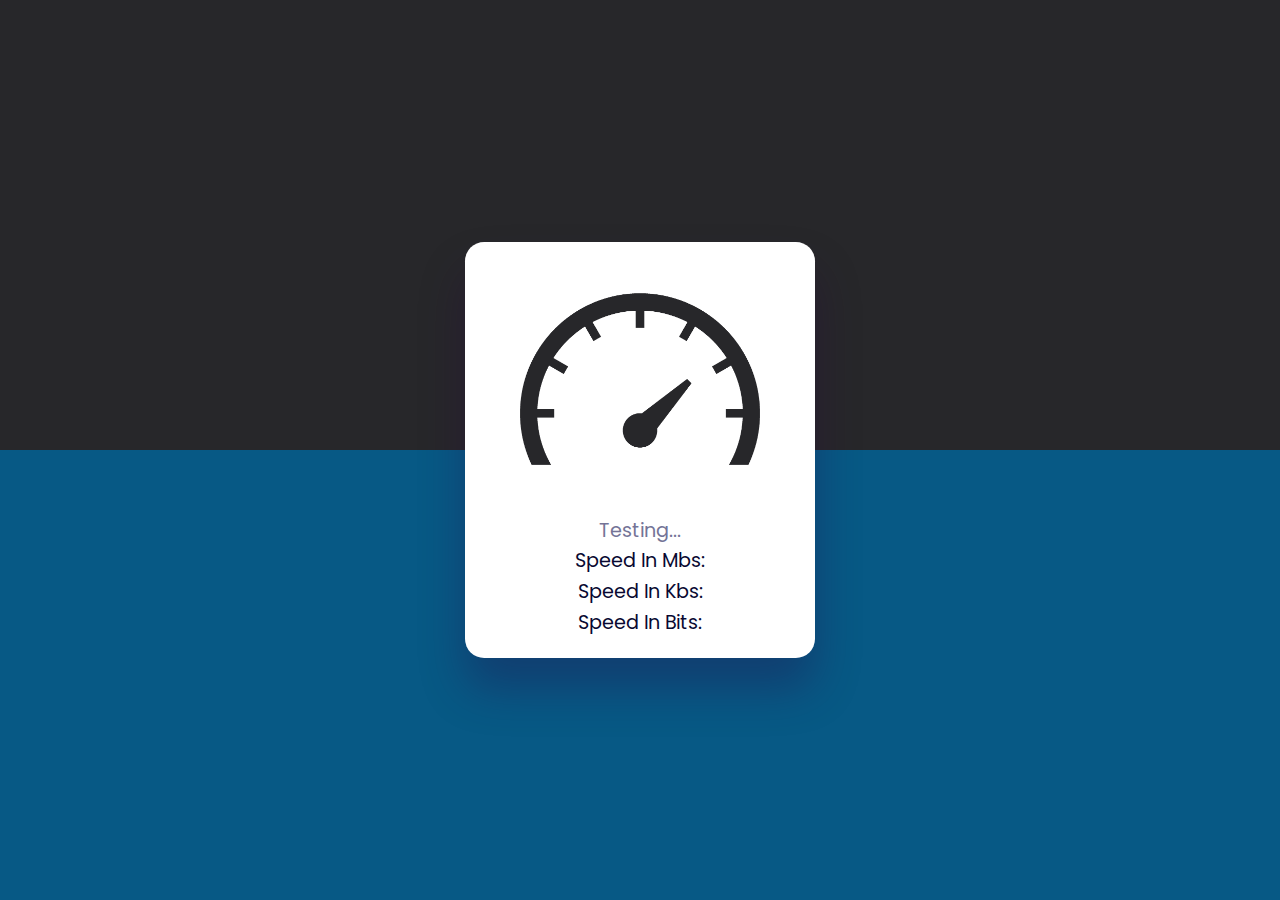
<file: Internet Speed Test in JavaScript/index.html>
<!DOCTYPE html>
<html lang="en">
<head>
    <meta charset="UTF-8">
    <meta name="viewport" content="width=device-width, initial-scale=1.0">
    <link rel="stylesheet" href="style.css">
    <title>Detect Internet Speed | AsmrProg</title>
</head>
<body>
    
    <div class="container">
        <img src="speedometer.png">
        <p id="info"><span>...</span></p>
        <p id="mbs"><span>Speed In Mbs: </span></p>
        <p id="kbs"><span>Speed In Kbs: </span></p>
        <p id="bits"><span>Speed In Bits: </span></p>
    </div>

    <script src="index.js"></script>
</body>
</html>
</file>
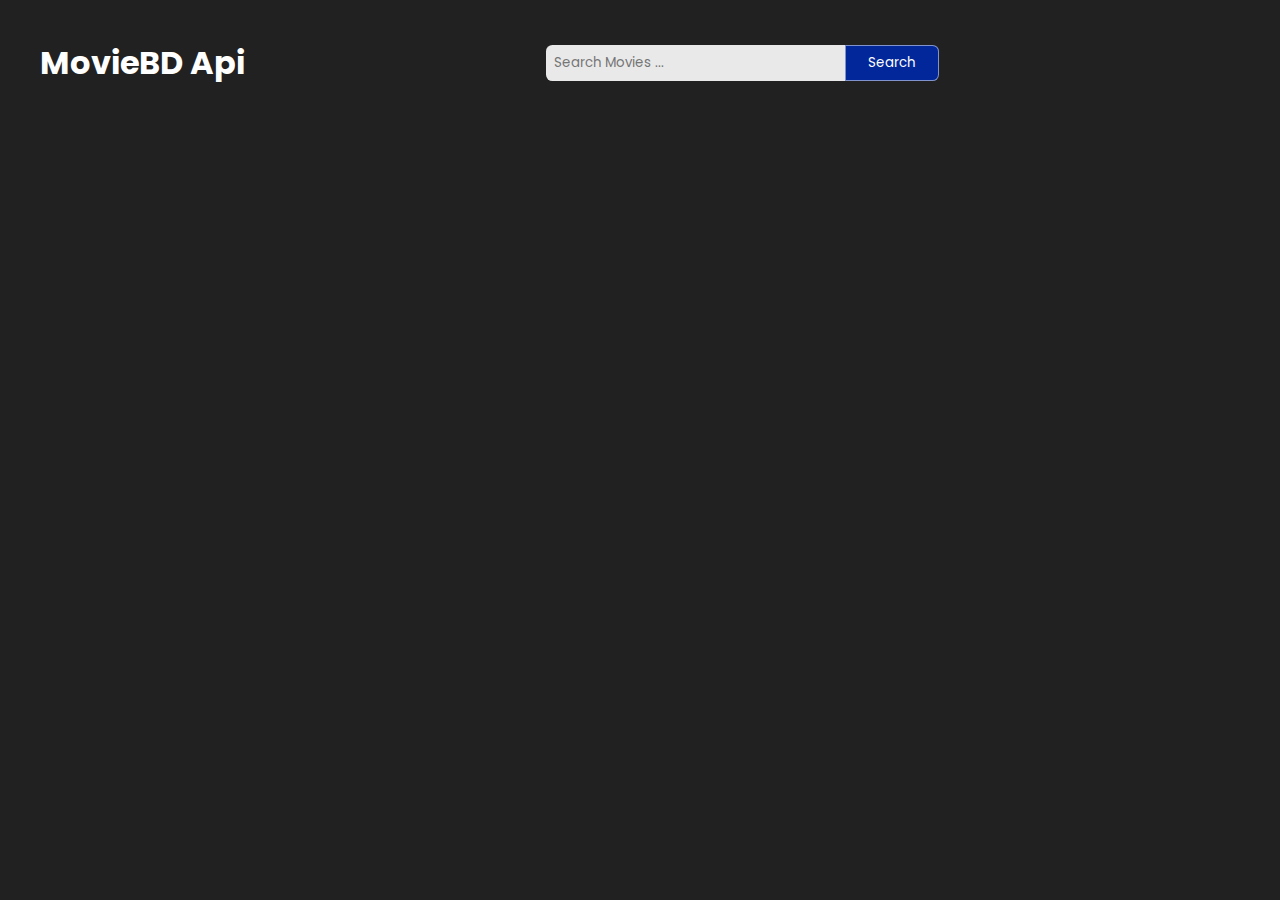
<file: Movie App Coding/index.html>
<!DOCTYPE html>
<html lang="en">
<head>
    <meta charset="UTF-8">
    <meta name="viewport" content="width=device-width, initial-scale=1.0">
    <link rel="stylesheet" href="style.css">
    <title>Movie App | AsmrProg</title>
</head>
<body>
    
    <div class="container">
        <div class="search-box">
            <a href="#">
                <h1>MovieBD Api</h1>
            </a>
            <form id="search-form">
                <input type="text" id="search-input"  placeholder="Search Movies ...">
                <button class="search-btn" type="submit">Search</button>
            </form>

            <div id="result"></div>
        </div>
    </div>

    <script src="index.js"></script>
</body>
</html>
</file>
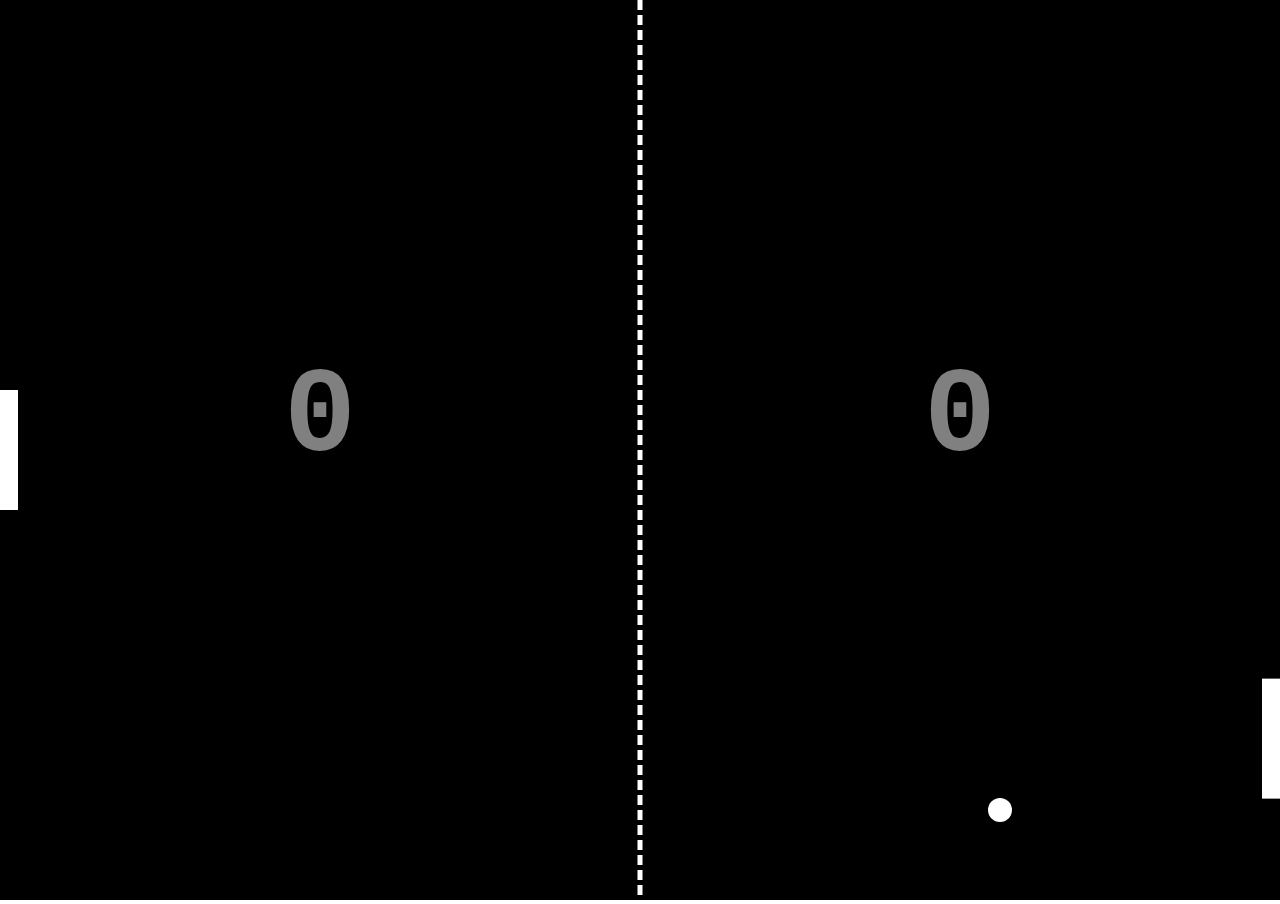
<file: Pong Game in JavaScript/index.html>
<!DOCTYPE html>
<html lang="en">
<head>
    <meta charset="UTF-8">
    <meta name="viewport" content="width=device-width, initial-scale=1.0">
    <link rel="stylesheet" href="style.css">
    <title>Pong Game | Midou</title>
</head>
<body>
    
    <canvas id="game"></canvas>

    <script src="index.js"></script>
</body>
</html>
</file>
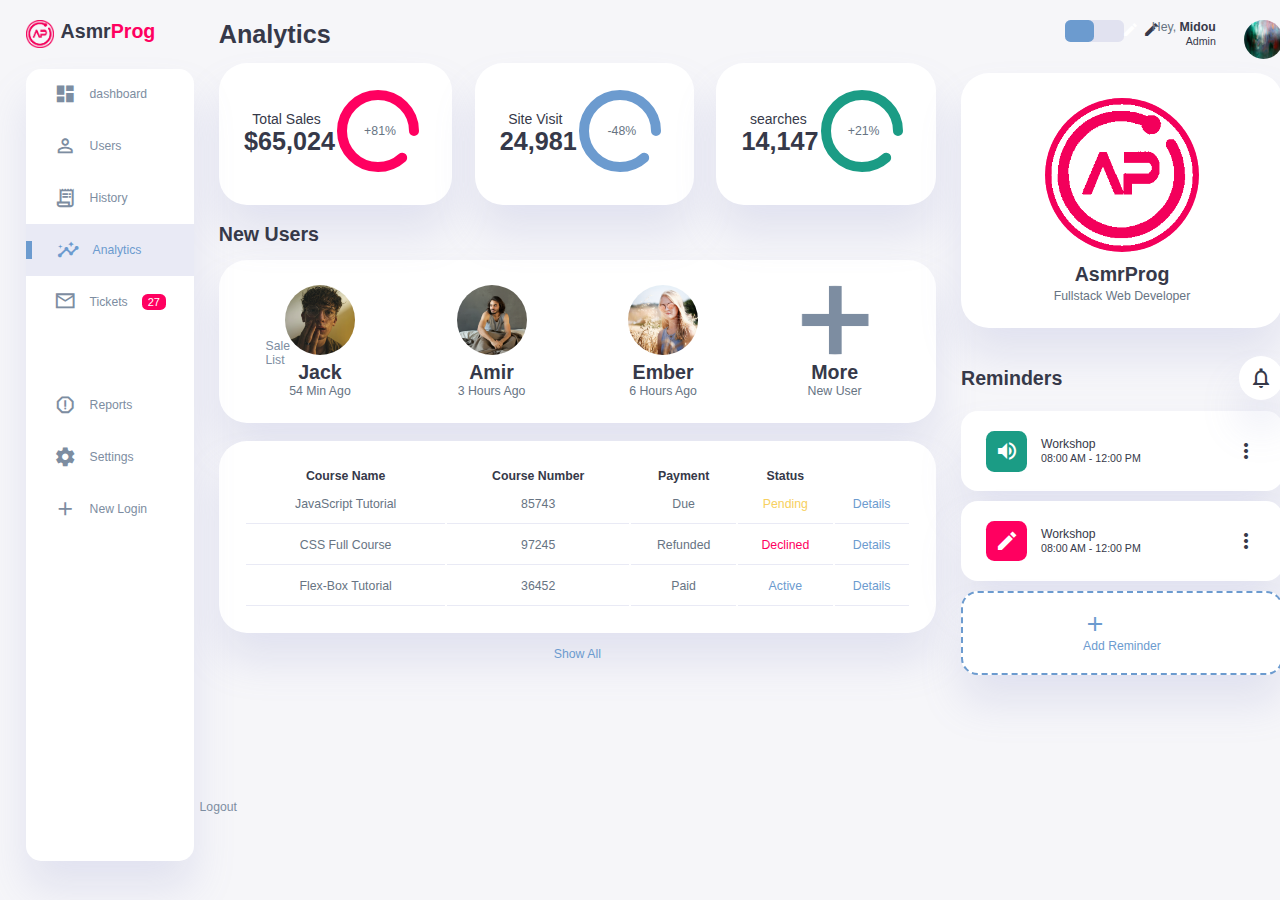
<file: Responsive Admin Dashboard with Light & Dark Mode/index.html>
<!DOCTYPE html>
<html lang="en">
<head>
    <meta charset="UTF-8">
    <meta name="viewport" content="width=device-width, initial-scale=1.0">
    <link href="https://fonts.googleapis.com/icon?family=Material+Icons+Sharp" rel="stylesheet">
    <link rel="stylesheet" href="style.css">
    <title>Responsive Daboard Design #1 | AsmrProg</title>
</head>
<body>

    <div class="container">
        <!--Slidebar Section-->
        <aside>
            <div class="toggle">
                <div class="logo">
                    <img src="images/logo.png">
                    <h2>Asmr<span class="danger">Prog</span></h2>
                </div>
                <div class="close" id="close-btn">
                    <span class="material-icons-sharp">
                        close
                    </span>
                </div>             
            </div>

            <div class="sidebar">
                <a href="#">
                    <span class="material-icons-sharp">
                        dashboard
                    </span>
                    <h3>dashboard</h3>
                </a>
                <a href="#" class="">
                    <span class="material-icons-sharp">
                        person_outline
                    </span>
                    <h3>Users</h3>
                </a>
                <a href="#" class="">
                    <span class="material-icons-sharp">
                        receipt_long
                    </span>
                    <h3>History</h3>
                </a>
                <a href="#" class="active">
                    <span class="material-icons-sharp">
                        insights
                    </span>
                    <h3>Analytics</h3>
                </a>
                <a href="#">
                    <span class="material-icons-sharp">
                        mail_outline
                    </span>
                    <h3>Tickets</h3>
                    <span class="message-count">27</span>
                </a>
                <a href="#">
                    <span class="material-icons-sharp">
                        inventory
                    </span>
                    <h3>Sale List</h3>
                </a>
                <a href="#">
                    <span class="material-icons-sharp">
                        report_gmailerrorred
                    </span>
                    <h3>Reports</h3>
                </a>
                <a href="#">
                    <span class="material-icons-sharp">
                        settings
                    </span>
                    <h3>Settings</h3>
                </a>
                <a href="#">
                    <span class="material-icons-sharp">
                        add
                    </span>
                    <h3>New Login</h3>
                </a>
                <a href="#">
                    <span class="material-icons-sharp">
                        logout
                    </span>
                    <h3>Logout</h3>
                </a>
            </div>
        </aside>
        <!--End of Sidebar Section-->



        <!-- Main Content-->
        <main>
            <h1>Analytics</h1>
            <!-- Analyses-->
            <div class="analyse">
                <div class="sales">
                    <div class="status">
                        <div class="info">
                            <h3>Total Sales</h3>
                            <h1>$65,024</h1>
                        </div>
                        <div class="progresss">
                             <svg>
                                <circle cx="38" cy="38" r="36"></circle>
                             </svg>
                             <div class="percentage">
                                <p>+81%</p>
                             </div>
                        </div>
                    </div>
                </div>
                <div class="visits">
                    <div class="status">
                        <div class="info">
                            <h3>Site Visit</h3>
                            <h1>24,981</h1>
                        </div>
                        <div class="progresss">
                             <svg>
                                <circle cx="38" cy="38" r="36"></circle>
                             </svg>
                             <div class="percentage">
                                <p>-48%</p>
                             </div>
                        </div>
                    </div>
                </div>
                <div class="searches">
                    <div class="status">
                        <div class="info">
                            <h3>searches</h3>
                            <h1>14,147</h1>
                        </div>
                        <div class="progresss">
                             <svg>
                                <circle cx="38" cy="38" r="36"></circle>
                             </svg>
                             <div class="percentage">
                                <p>+21%</p>
                             </div>
                        </div>
                    </div>
                </div>
            </div>
            <!-- End of Analyses -->

            <!-- New User Section -->
            <div class="new-users">
                <h2>New Users</h2>
                <div class="user-list">
                    <div class="user">
                        <img src="images/profile-2.jpg">
                        <h2>Jack</h2>
                        <p>54 Min Ago</p>
                    </div>
                    <div class="user">
                        <img src="images/profile-3.jpg">
                        <h2>Amir</h2>
                        <p>3 Hours Ago</p>
                    </div>
                    <div class="user">
                        <img src="images/profile-4.jpg">
                        <h2>Ember</h2>
                        <p>6 Hours Ago</p>
                    </div>
                    <div class="user">
                        <img src="images/plus.png">
                        <h2>More</h2>
                        <p>New User</p>
                    </div>
                </div>
            </div>
            <!-- End Of New User Section-->

            <!-- Recent Orders Table -->
            <div class="recent-orders">
                <table>
                    <thead>
                        <tr>
                            <th>Course Name</th>
                            <th>Course Number</th>
                            <th>Payment</th>
                            <th>Status</th>
                            <th></th>
                        </tr>
                    </thead>
                    <tbody></tbody>
                </table>
                <a href="#">Show All</a>
            </div>
            <!-- End of Recent Orders -->

        </main>
        <!-- End of Main Content-->

        <!-- Right Section -->
        <div class="right-section">
            <div class="nav">
                <button id="menu-btn">
                    <span class="material-icons-sharp">menu</span>
                </button>
                <div class="dark-mode">
                    <span class="material-icons-sharp active">light_mode</span>
                    <span class="material-icons-sharp">dark_mode</span>
                </div>

                <div class="profile">
                    <div class="info">
                        <p>Hey, <b>Midou</b></p>
                        <small class="text-muted">Admin</small>
                    </div>
                    <div class="profile-photo">
                        <img src="images/profile-1.jpg" alt="">
                    </div>
                </div>

            </div>
            <!-- End of Nav -->

            <div class="user-profile">
                <div class="logo">
                    <img src="images/logo.png" alt="">
                    <h2>AsmrProg</h2>
                    <p>Fullstack Web Developer</p>
                </div>
            </div>

            <div class="reminders">
                <div class="header">
                    <h2>Reminders</h2>
                    <span class="material-icons-sharp">notifications_none</span>
                </div>

                <div class="notification">
                    <div class="icon">
                        <span class="material-icons-sharp">
                            volume_up
                        </span>
                    </div>
                    <div class="content">
                        <div class="info">
                            <h3>Workshop</h3>
                            <small class="text-muted">
                                08:00 AM - 12:00 PM
                            </small>
                        </div>
                        <span class="material-icons-sharp">
                            more_vert
                        </span>
                    </div>
                </div>

                <div class="notification deactive">
                    <div class="icon">
                        <span class="material-icons-sharp">
                            edit
                        </span>
                    </div>
                    <div class="content">
                        <div class="info">
                            <h3>Workshop</h3>
                            <small class="text-muted">
                                08:00 AM - 12:00 PM
                            </small>
                        </div>
                        <span class="material-icons-sharp">
                            more_vert
                        </span>
                    </div>
                </div>

                <div class="notification add-reminder">
                    <div>
                        <span class="material-icons-sharp">
                            add
                        </span>
                        <h3>Add Reminder</h3>
                    </div>
                </div>

            </div>

        </div>
    </div>



    <script src="orders.js"></script>
    <script src="index.js"></script>
</body>
</html>
</file>
<file: Internet Speed Test in JavaScript/style.css>
@import url('https://fonts.googleapis.com/css2?family=Inter&family=Poppins:ital,wght@0,300;0,400;0,500;0,600;0,700;0,800;0,900;1,400;1,500;1,600;1,700;1,800&display=swap');

*{
    margin: 0;
    padding: 0;
    box-sizing: border-box;
    font-family: 'Poppins', sans-serif;
}

body{
    height: 100vh;
    background: linear-gradient(#27272a 50%, #075985 50%);
    display: flex;
    align-items: center;
    justify-content: center;
}

.container{
    background-color: #fff;
    display: flex;
    flex-direction: column;
    align-items: center;
    width: 350px;
    padding: 0 2em 1em;
    border-radius: 1em;
    font-size: 1.2em;
    line-height: 1.6em;
    box-shadow: 0 1.6em 2.4em rgba(40, 4, 67, 0.3);
}

.container img{
    width: 100%;
}

p{
    font-weight: 400;
    color: #747497;
}

span{
    font-weight: 400;
    color: #090931;
}
</file>
<file: Movie App Coding/style.css>
@import url('https://fonts.googleapis.com/css2?family=Inter&family=Poppins:ital,wght@0,300;0,400;0,500;0,600;0,700;0,800;0,900;1,400;1,500;1,600;1,700;1,800;1,900&display=swap');

*{
    margin: 0;
    outline: none;
    font-family: 'Poppins', sans-serif;
    box-sizing: border-box;
}

a{
    color: #fff;
    text-decoration: none;
}

body{
    color: #fff;
    background-color: #212121;
    padding: 1.5rem;
}

.search-box{
    width: 100%;
    display: flex;
    justify-content: space-between;
    flex-wrap: wrap;
    max-width: 1200px;
    align-items: center;
    margin: 15px 0 30px 0;
}

.search-box form{
    display: flex;
    max-width: 400px;
}

.search-box input{
    width: 100%;
    max-width: 400px;
    padding: 8px;
    border-radius: 0.4rem 0 0 0.4rem;
    border: none;
    background-color: rgba(255, 255, 255, 0.9);
}

.search-box .search-btn{
    width: 120px;
    background-color: #01279b;
    color: #fff;
    cursor: pointer;
    padding: 6px 8px;
    border: 1px solid rgba(255, 255, 255, 0.5);
    border-radius: 0 0.4rem 0.4rem 0;
    transition: all 0.5s ease;
}

.search-box .search-btn:hover{
    background-color: #0091ea;
    border: 1px solid #fff;
}

.container{
    width: 100%;
    max-height: 100vh;
    display: flex;
    align-items: center;
    flex-direction: column;
}

.container .card{
    position: relative;
    font-size: 14px;
    border: 1px solid rgba(255, 255, 255, 0.6);
    border-radius: 0.4rem;
    line-height: 20px;
    width: 285px;
    height: 360px;
    overflow: hidden;
    transition: all 0.5s ease;
}

.container .card .card-content{
    width: 100%;
    position: absolute;
    bottom: 0;
    left: 0;
    padding: 100px 10px 5px;
    background-image: linear-gradient(180deg, rgba(51, 55, 69, 0), rgba(16, 21, 40, 0.95));
    transition: all 0.5s ease;
}

.container .card .card-content .card-header{
    padding: 8px 0;
    display: flex;
    align-items: center;
    justify-content: space-between;
}

.container .card .card-content .card-btn{
    color: #fff;
    cursor: pointer;
    padding: 6px 8px;
    border: 1px solid rgba(255, 255, 255, 0.5);
    border-radius: 0.4rem;
    transition: all 0.5s ease;
}

.container .card .card-content .info{
    max-height: 0;
    opacity: 0;
    border-top: 1px solid rgba(255, 255, 255, 0.3);
    overflow: hidden;
    transition: all 0.5s ease;
}

.container .card:hover{
    cursor: pointer;
}

.container .card:hover .card-content{
    background-image: linear-gradient(180deg, rgba(51, 55, 69, 0), #101528 48%);
}

.container .card:hover .card-btn{
    background-color: #0091ea;
    border-color: #0091ea;
}

.container .card:hover .info{
    max-height: 200px;
    opacity: 1;
    padding: 8px 0;
}

#result{
    display: flex;
    max-width: 1200px;
    gap: 15px;
    flex-direction: row;
    flex-wrap: wrap;
    justify-content: center;
}

@media screen and (max-width: 550px) {
    .search-box{
        justify-content: center;
    }

    .search-box form{
        margin-top: 10px;
    }

}
</file>
<file: Pong Game in JavaScript/style.css>
body{
    margin: 0;
    padding: 0;
    text-align: center;
    overflow: hidden;
}
</file>
<file: Responsive Admin Dashboard with Light & Dark Mode/style.css>
@import url('https://fonts.googleapis.com/css2?family=Inter&display=swap');

:root{
    --color-primary: #6C9BCF;
    --color-danger: #FF0060;
    --color-success: #1B9C85;
    --color-warning: #F7D060;
    --color-white: #fff;
    --color-info-dark: #7d8da1;
    --color-dark: #363949;
    --color-light: rgba(132, 139, 200, 0.18);
    --color-dark-variant: #677483;
    --color-background: #f6f6f9;

    --card-border-radius: 2rem;
    --border-radius-1: 0.4rem;
    --border-radius-2: 1.2rem;

    --card-padding: 1.8rem;
    --padding-1: 1.2rem;

    --box-shadow: 0 2rem 3rem var(--color-light);
}

.dark-mode-variables{
    --color-background: #181a1e;
    --color-white: #202528;
    --color-dark: #edeffd;
    --color-dark-variant: #a3bdcc;
    --color-light: rgba(0, 0, 0, 0.4);
    --box-shadow: 0 2rem 3rem var(--color-light);
}

*{
    margin: 0;
    padding: 0;
    outline: 0;
    appearance: 0;
    border: 0;
    text-decoration: none;
    box-sizing: border-box;
}

html{
    font-size: 14px;
}

body{
    width: 100vw;
    height: 100vh;
    font-family: 'Poppins', sans-serif;
    font-size: 0.88rem;
    user-select: none;
    overflow-x: hidden;
    color: var(--color-dark);
    background-color: var(--color-background);
}

a{
    color: var(--color-dark);
}

img{
    display: block;
    width: 100%;
    object-fit: cover;
}

h1{
    font-weight: 800;
    font-size: 1.8rem;
}

h2{
    font-weight: 600;
    font-size: 1.4rem;
}

h3{
    font-weight: 500;
    font-size: 0.87rem;
}

small{
    font-size: 0.76rem;
}

p{
    color: var(--color-dark-variant);
}

b{
    color: var(--color-dark);
}

.textmuted{
    color: var(--color-info-dark);
}

.primary{
    color: var(--color-primary);
}

.danger{
    color: var(--color-danger);
}

.success{
    color: var(--color-success);
}

.warning{
    color: var(--color-warning);
}

.container{
    display: grid;
    width: 96%;
    margin: 0 auto;
    gap: 1.8rem;
    grid-template-columns: 12rem auto 23rem;
}

aside{
    height: 100vh;
}

aside .toggle{
    display: flex;
    align-items: center;
    justify-content: space-between;
    margin-top: 1.4rem;
}

aside .toggle .logo{
    display: flex;
    gap: 0.5rem;
}

aside .toggle .logo img{
    width: 2rem;
    height: 2rem;
}

aside .toggle .close{
    padding-right: 1rem;
    display: none;
}

aside .sidebar{
    display: flex;
    flex-direction: column;
    background-color: var(--color-white);
    box-shadow: var(--box-shadow);
    border-radius: 15px;
    height: 88vh;
    position: relative;
    top: 1.5rem;
    transition: all 0.3 ease;
}

aside .sidebar:hover{
    box-shadow: none;
} 

aside .sidebar a{
    display: flex;
    align-items: center;
    color: var(--color-info-dark);
    height: 3.7rem;
    gap: 1rem;
    position: relative;
    margin-left: 2rem;
    transition: all 0.3s ease;
}

aside .sidebar a span{
    font-size: 1.6rem;
    transition: all 0.3s ease;
}

aside .sidebar a:last-child{
    position: absolute;
    bottom: 2rem;
    width: 100%;
}

aside .sidebar a.active{
    width: 100%;
    color: var(--color-primary);
    background-color: var(--color-light);
    margin-left: 0;
}

aside .sidebar a.active::before{
    content: '';
    width: 6px;
    height: 18px;
    background-color: var(--color-primary);
}

aside .sidebar a.active span{
    color: var(--color-primary);
    margin-left: calc(1rem - 3px);
}

aside .sidebar a:hover{
    color: var(--color-primary);
}

aside .sidebar a:hover span{
    margin-left: 0.6rem;
}

aside .sidebar .message-count{
    background-color: var(--color-danger);
    padding: 2px 6px;
    color: var(--color-white);
    font-size: 11px;
    border-radius: var(--border-radius-1);
}

main{
    margin-top: 1.4rem;
}

main .analyse{
    display: grid;
    grid-template-columns: repeat(3, 1fr);
    gap: 1.6rem;
}

main .analyse > div{
    background-color: var(--color-white);
    padding: var(--card-padding);
    border-radius: var(--card-border-radius);
    margin-top: 1rem;
    box-shadow: var(--box-shadow);
    cursor: pointer;
    transition: all 0.3s ease;
}

main .analyse > div:hover{
    box-shadow: none;
}

main .analyse > div .status{
    display: flex;
    align-items: center;
    justify-content: space-between;
}

main .analyse h3{
    margin-left: 0.6rem;
    font-size: 1rem;
}

main .analyse .progresss{
    position: relative;
    width: 92px;
    height: 92px;
    border-radius: 50%;
}

main .analyse svg{
    width: 7rem;
    height: 7rem;
}

main .analyse svg circle{
    fill: none;
    stroke-width: 10;
    stroke-linecap: round;
    transform: translate(5px, 5px);
}

main .analyse .sales svg circle{
    stroke: var(--color-danger);
    stroke-dashoffset: -30;
    stroke-dasharray: 200;
}

main .analyse .visits svg circle{
    stroke: var(--color-primary);
    stroke-dashoffset: -30;
    stroke-dasharray: 200;
}

main .analyse .searches svg circle{
    stroke: var(--color-success);
    stroke-dashoffset: -30;
    stroke-dasharray: 200;
}

main .analyse .progresss .percentage{
    position: absolute;
    top: -3px;
    left: -1px;
    display: flex;
    align-items: center;
    justify-content: center;
    height: 100%;
    width: 100%;
}

main .new-users{
    margin-top: 1.3rem;
}

main .new-users .user-list{
    background-color: var(--color-white);
    padding: var(--card-padding);
    border-radius: var(--card-border-radius);
    margin-top: 1rem;
    box-shadow: var(--box-shadow);
    display: flex;
    justify-content: space-around;
    flex-wrap: wrap;
    gap: 1.4rem;
    cursor: pointer;
    transition: all 0.3s ease;
}

main .new-users .user-list:hover{
    box-shadow: none;
}

main .new-users .user-list .user{
    display: flex;
    flex-direction: column;
    align-items: center;
    justify-content: center;
}

main .new-users .user-list .user img{
    width: 5rem;
    height: 5rem;
    margin-bottom: 0.4rem;
    border-radius: 50%;
}

main .recent-orders{
    margin-top: 1.3rem;
}

main .recent-orders h2{
    margin-bottom: 0.8rem;
}

main .recent-orders table{
    background-color: var(--color-white);
    width: 100%;
    padding: var(--card-padding);
    text-align: center;
    box-shadow: var(--box-shadow);
    border-radius: var(--card-border-radius);
    transition: all 0.3s ease;
}

main .recent-orders table:hover{
    box-shadow: none;
}

main table tbody td{
    height: 2.8rem;
    border-bottom: 1px solid var(--color-light);
    color: var(--color-dark-variant);
}

main table tbody tr:last-child{
    border: none;
}

main .recent-orders a{
    text-align: center;
    display: block;
    margin: 1rem auto;
    color: var(--color-primary);
}

.right-section{
    margin-top: 1.4rem;
}

.right-section .nav{
    display: flex;
    justify-content: end;
    gap: 2rem;
}

.right-section .nav button{
    display: none;
}

.right-section .dark-mode{
    background-color: var(--color-light);
    display: flex;
    justify-content: space-between;
    align-items: center;
    height: 1.6rem;
    width: 4.2rem;
    cursor: pointer;
    border-radius: var(--border-radius-1);
}

 .right-section .dark-mode span{
    font-size: 1.2rem;
    width: 50%;
    height: 100%;
    display: flex;
    align-items: center;
    justify-content: center;
 }

 .right-section .dark-mode span.active{
    background-color: var(--color-primary);
    color: white;
    border-radius: var(--border-radius-1);
 }

 .right-section .nav .profile{
    display: flex;
    gap: 2rem;
    text-align: right;
 }

 .right-section .nav .profile .profile-photo{
    width: 2.8rem;
    height: 2.8rem;
    border-radius: 50%;
    overflow: hidden;
 }

 .right-section .user-profile{
    display: flex;
    justify-content: center;
    text-align: center;
    margin-top: 1rem;
    background-color: var(--color-white);
    padding: var(--card-padding);
    border-radius: var(--card-border-radius);
    box-shadow: var(--box-shadow);
    cursor: pointer;
    transition: all 0.3s ease;
 }

 .right-section .user-profile:hover{
    box-shadow: none;
 }

 .right-section .user-profile img{
    width: 11rem;
    height: auto;
    margin-bottom: 0.8rem;
    border-radius: 50%;
 }

 .right-section .user-profile h2{
    margin-bottom: 0.2rem;
 }

 .right-section .reminders{
    margin-top: 2rem;
 }

 .right-section .reminders .header{
    display: flex;
    align-items: center;
    justify-content: space-between;
    margin-bottom: 0.8rem;
 }

 .right-section .reminders .header span{
    padding: 10px;
    box-shadow: var(--box-shadow);
    background-color: var(--color-white);
    border-radius: 50%;
 }

 .right-section .reminders .notification{
    background-color: var(--color-white);
    display: flex;
    align-items: center;
    gap: 1rem;
    margin-bottom: 0.7rem;
    padding: 1.4rem var(--card-padding);
    border-radius: var(--border-radius-2);
    box-shadow: var(--box-shadow);
    cursor: pointer;
    transition: all 0.3s ease;
 }

 .right-section .reminders .notification:hover{
    box-shadow: none;
 }

 .right-section .reminders .notification .content{
    display: flex;
    justify-content: space-between;
    align-items: center;
    margin: 0;
    width: 100%;
 }

 .right-section .reminders .notification .icon{
    padding: 0.6rem;
    color: var(--color-white);
    background-color: var(--color-success);
    border-radius: 20%;
    display: flex;
 }

 .right-section .reminders .notification.deactive .icon{
    background-color: var(--color-danger);
 }

 .right-section .reminders .add-reminder{
    background-color: var(--color-white);
    border: 2px dashed var(--color-primary);
    color: var(--color-primary);
    display: flex;
    align-items: center;
    justify-content: center;
    cursor: pointer;
 }

.right-section .reminders .add-reminder:hover{
    background-color: var(--color-primary);
    color: white;
}

.right-section.reminders .add-reminder div{
    display: flex;
    align-items: center;
    gap: 0.6rem;
}

@media screen and (max-width: 1200px) {
    .container{
        width: 95%;
        grid-template-columns: 7rem auto 23rem;
    }

    aside .logo h2{
        display: none;
    }

    aside .sidebar h3{
        display: none;
    }

    aside .sidebar a{
        width: 5.6rem;
    }

    aside .sidebar a:last-child{
        position: relative;
        margin-top: 1.8rem;
    }

    main .analyse{
        grid-template-columns: 1fr;
        gap: 0;
    }

    main .new-users .user-list .user{
        flex-basis: 40%;
    }

    main .recent-orders{
        width: 94%;
        position: absolute;
        left: 50%;
        transform: translateX(-50%);
        margin: 2rem 0 0 0.8rem;
    }

    main .recent-orders table{
        width: 83vw;
    }

    main table thead tr th:last-child,
    main table thead tr th:first-child{
        display: none;
    }

    main table tbody tr td:last-child,
    main table tbody tr td:first-child{
        display: none;
    }

}

@media screen and (max-width: 768px) {
    .container{
        width: 100%;
        grid-template-columns: 1fr;
        padding: 0 var(--padding-1);
    }

    aside{
        position: fixed;
        background-color: var(--color-white);
        width: 15rem;
        z-index: 3;
        box-shadow: 1rem 3rem 4rem var(--color-light);
        height: 100vh;
        left: -100%;
        display: none;
        animation: showMenu 0.4s ease forwards;   
    }

    @keyframes showMenu {
        to{
            left: 0;
        }
    }

    aside .logo{
        margin-left: 1rem;
    }

    aside .logo h2{
        display: inline;
    }

    aside .sidebar h3{
        display: inline;
    }

    aside .sidebar a{
        width: 100%;
        height: 3.4rem;
    }

    aside .sidebar a:last-child{
        position: absolute;
        bottom: 5rem;
    }

    aside .toggle .close{
        display: inline-block;
        cursor: pointer;
    }

    main{
        margin-top: 8rem;
        padding: 0 1rem;
    }

    main .new-users .user-list .user{
        flex-basis: 35%;
    }

    main .recent-orders{
        position: relative;
        margin: 3rem 0 0 0;
        width: 100%;
    }

    main .recent-orders table{
        width: 100%;
        margin: 0;
    }

    .right-section{
        width: 94%;
        margin: 0 auto 4rem;
    }

    .right-section .nav{
        position: fixed;
        top: 0;
        left: 0;
        align-items: center;
        background-color: var(--color-white);
        padding: var(--padding-1);
        height: 4.6rem;
        width: 100%;
        z-index: 2;
        box-shadow: 0 1rem 1rem var(--color-light);
        margin: 0;
    }

    .right-section .nav .dark-mode{
        width: 4.4rem;
        position: absolute;
        left: 66%;
    }

    .right-section .profile .info{
        display: none;
    }

    .right-section .nav button{
        display: inline-block;
        background-color: transparent;
        cursor: pointer;
        color: var(--color-dark);
        position: absolute;
        left: 1rem;
    }

    .right-section .nav button span{
        font-size: 2rem;
    }

}
</file>
